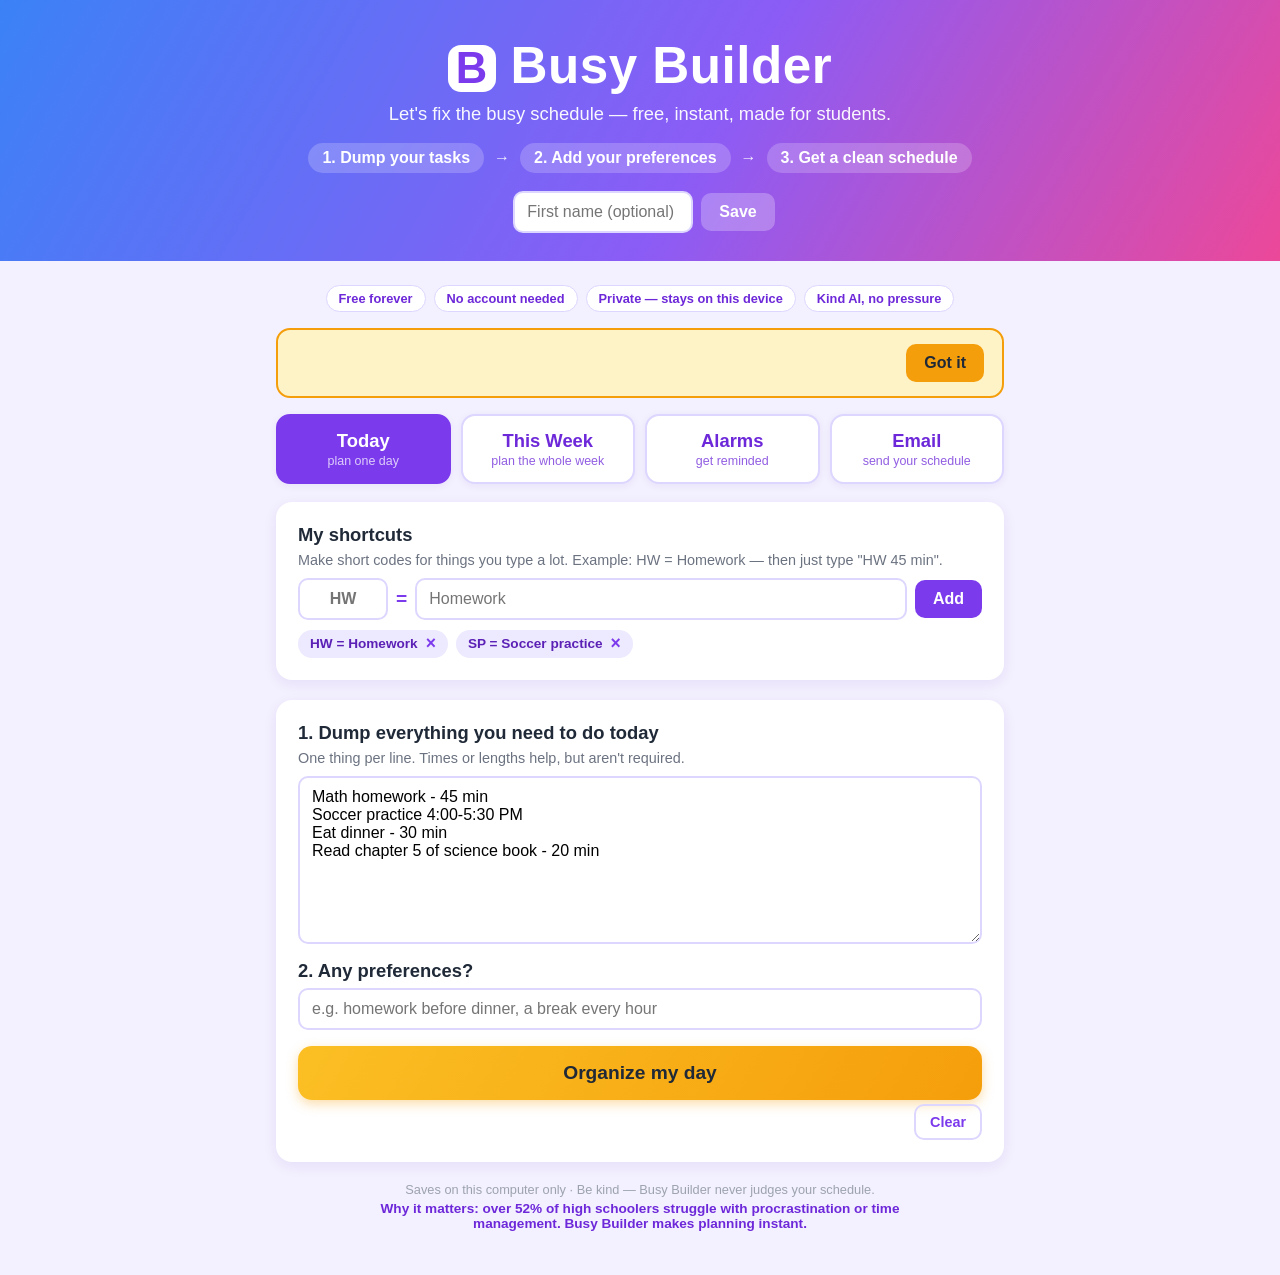
<file: public/index.html>
<!DOCTYPE html>
<html lang="en">
<head>
  <meta charset="UTF-8">
  <meta name="viewport" content="width=device-width, initial-scale=1.0">
  <title>Busy Builder</title>
  <link rel="icon" href="data:image/svg+xml,<svg xmlns='http://www.w3.org/2000/svg' viewBox='0 0 64 64'><rect width='64' height='64' rx='14' fill='%237c3aed'/><text x='32' y='45' font-size='38' font-family='Arial' font-weight='bold' fill='white' text-anchor='middle'>B</text></svg>">
  <link rel="stylesheet" href="styles.css">
</head>
<body>
  <header>
    <h1><span class="logo-badge">B</span> Busy Builder</h1>
    <p class="tagline">Let's fix the busy schedule — free, instant, made for students.</p>
    <div class="steps">
      <span>1. Dump your tasks</span>
      <span class="arrow">→</span>
      <span>2. Add your preferences</span>
      <span class="arrow">→</span>
      <span>3. Get a clean schedule</span>
    </div>
    <div id="who">
      <span id="hello"></span>
      <input id="name" type="text" maxlength="20" placeholder="First name (optional)">
      <button id="save-name">Save</button>
    </div>
  </header>

  <main>
    <div class="chips">
      <span>Free forever</span>
      <span>No account needed</span>
      <span>Private — stays on this device</span>
      <span>Kind AI, no pressure</span>
    </div>

    <div id="al-alert" class="alarm-alert" hidden>
      <span id="al-alert-text"></span>
      <button id="al-dismiss">Got it</button>
    </div>

    <nav class="tabs">
      <button id="tabbtn-today" class="tab">Today<small>plan one day</small></button>
      <button id="tabbtn-week" class="tab">This Week<small>plan the whole week</small></button>
      <button id="tabbtn-alarms" class="tab">Alarms<small>get reminded</small></button>
      <button id="tabbtn-email" class="tab">Email<small>send your schedule</small></button>
    </nav>

    <section class="card shortcuts">
      <h2>My shortcuts</h2>
      <p class="hint">Make short codes for things you type a lot. Example: HW = Homework — then just type "HW 45 min".</p>
      <div class="shortcut-row">
        <input id="sc-abbr" type="text" maxlength="6" placeholder="HW">
        <span class="eq">=</span>
        <input id="sc-mean" type="text" placeholder="Homework">
        <button id="sc-add">Add</button>
      </div>
      <div id="sc-list"></div>
    </section>

    <div id="panel-today">
      <section class="card">
        <h2>1. Dump everything you need to do today</h2>
        <p class="hint">One thing per line. Times or lengths help, but aren't required.</p>
        <textarea id="t-items" rows="8" placeholder="Math homework - 45 min&#10;Soccer practice 4:00-5:30 PM"></textarea>

        <h2>2. Any preferences?</h2>
        <input id="t-prefs" type="text" placeholder="e.g. homework before dinner, a break every hour">

        <button id="t-organize" class="big">Organize my day</button>
        <div class="card-actions">
          <p id="t-status" role="status"></p>
          <button id="t-clear" class="ghost">Clear</button>
        </div>
      </section>

      <section id="t-result" class="card" hidden>
        <h2>Today's schedule</h2>
        <p id="t-message" class="ai-msg"></p>
        <div id="t-schedule"></div>
        <p id="t-question" class="ai-question"></p>
        <div class="followup">
          <input id="t-reply" type="text" placeholder="Answer, or ask for a change...">
          <button id="t-send">Send</button>
        </div>
        <button id="t-copy" class="ghost">Copy schedule</button>
      </section>
    </div>

    <div id="panel-week" hidden>
      <section class="card">
        <h2>1. Dump everything you need to do this week</h2>
        <p class="hint">Put each thing under the day it belongs to. Not sure? Use "Any day".</p>
        <div class="week-grid">
          <div class="day-box"><h4>Mon</h4><textarea id="w-mon" rows="4" placeholder="Soccer practice 4-5:30 PM"></textarea></div>
          <div class="day-box"><h4>Tue</h4><textarea id="w-tue" rows="4"></textarea></div>
          <div class="day-box"><h4>Wed</h4><textarea id="w-wed" rows="4" placeholder="Soccer practice 4-5:30 PM"></textarea></div>
          <div class="day-box"><h4>Thu</h4><textarea id="w-thu" rows="4"></textarea></div>
          <div class="day-box"><h4>Fri</h4><textarea id="w-fri" rows="4"></textarea></div>
          <div class="day-box"><h4>Sat</h4><textarea id="w-sat" rows="4" placeholder="Clean my room - 15 min"></textarea></div>
          <div class="day-box"><h4>Sun</h4><textarea id="w-sun" rows="4"></textarea></div>
          <div class="day-box any"><h4>Any day</h4><textarea id="w-any" rows="4" placeholder="Math homework - 45 min"></textarea></div>
        </div>

        <h2>2. Any preferences?</h2>
        <input id="prefs" type="text" placeholder="e.g. homework before dinner, a break every hour">

        <button id="organize" class="big">Organize my week</button>
        <div class="card-actions">
          <p id="status" role="status"></p>
          <button id="w-clear" class="ghost">Clear</button>
        </div>
      </section>

      <section id="result" class="card" hidden>
        <h2>Your week</h2>
        <p id="ai-message" class="ai-msg"></p>
        <div id="schedule"></div>
        <p id="ai-question" class="ai-question"></p>
        <div class="followup">
          <input id="reply" type="text" placeholder="Answer, or ask for a change...">
          <button id="send-reply">Send</button>
        </div>
        <button id="w-copy" class="ghost">Copy schedule</button>
      </section>
    </div>

    <div id="panel-alarms" hidden>
      <section class="card">
        <h2>Set an alarm</h2>
        <p class="hint">Pick a day and time, add a short note. It pops up and beeps while Busy Builder is open.</p>
        <div class="alarm-form">
          <input type="datetime-local" id="al-time">
          <input id="al-note" type="text" maxlength="60" placeholder="What's it for? (e.g. Leave for soccer)">
          <button id="al-add">Set alarm</button>
        </div>
        <p id="al-status" role="status"></p>
      </section>

      <section class="card">
        <h2>Your alarms</h2>
        <div id="al-list"></div>
        <p class="hint" id="al-empty">No alarms yet.</p>
      </section>
    </div>

    <div id="panel-email" hidden>
      <section class="card">
        <h2>Email your schedule <span class="opt-badge">optional</span></h2>
        <p class="hint">This is optional — Busy Builder works fine without it.</p>
        <p>Type an email, pick which schedule(s) to send, press the button — and the schedule gets emailed straight to that address. Every event arrives on its own line with its start time, end time, and name.</p>
        <input id="em-addr" type="email" placeholder="you@example.com">
        <p class="hint" style="margin-top:12px">Which schedule(s) do you want to send?</p>
        <label class="check"><input id="em-today" type="checkbox" checked> Today's schedule</label>
        <label class="check"><input id="em-week" type="checkbox" checked> This Week's schedule</label>
        <button id="em-go" class="big">Send my schedule</button>
        <p id="em-status" role="status"></p>
      </section>
    </div>

    <footer class="foot">
      <p class="safety">Saves on this computer only · Be kind — Busy Builder never judges your schedule.</p>
      <p class="why">Why it matters: over 52% of high schoolers struggle with procrastination or time management. Busy Builder makes planning instant.</p>
    </footer>
  </main>

  <script src="storage.js"></script>
  <script src="app.js"></script>
</body>
</html>
</file>
<file: public/styles.css>
* {
  box-sizing: border-box;
}

body {
  margin: 0;
  font-family: "Segoe UI", Arial, sans-serif;
  background: #f3f0ff;
  color: #1f2937;
}

header {
  background: linear-gradient(120deg, #3b82f6, #8b5cf6 55%, #ec4899);
  color: #fff;
  padding: 36px 16px 28px;
  text-align: center;
}

header h1 {
  margin: 0 0 8px;
  font-size: 3.2rem;
  font-weight: 800;
  letter-spacing: 0.5px;
}

.tagline {
  margin: 0 0 18px;
  font-size: 1.15rem;
  opacity: 0.95;
}

.steps {
  display: flex;
  gap: 10px;
  justify-content: center;
  align-items: center;
  flex-wrap: wrap;
  margin-bottom: 18px;
  font-weight: 600;
}

.steps span:not(.arrow) {
  background: rgba(255, 255, 255, 0.2);
  border-radius: 999px;
  padding: 6px 14px;
}

.arrow {
  font-weight: 800;
  opacity: 0.9;
}

#who {
  display: flex;
  gap: 8px;
  justify-content: center;
  align-items: center;
}

#who input {
  width: 180px;
}

#who button {
  background: rgba(255, 255, 255, 0.25);
}

#who button:hover:not(:disabled) {
  background: rgba(255, 255, 255, 0.4);
}

#hello {
  font-weight: 700;
}

main {
  max-width: 760px;
  margin: 24px auto;
  padding: 0 16px;
}

.card {
  background: #fff;
  border-radius: 16px;
  padding: 22px;
  margin-bottom: 20px;
  box-shadow: 0 4px 14px rgba(76, 29, 149, 0.08);
}

h2 {
  font-size: 1.15rem;
  margin: 12px 0 6px;
}

h2:first-child {
  margin-top: 0;
}

.hint {
  margin: 0 0 10px;
  font-size: 0.9rem;
  color: #6b7280;
}

textarea,
input[type="text"] {
  width: 100%;
  padding: 10px 12px;
  border: 2px solid #ddd6fe;
  border-radius: 10px;
  font-size: 1rem;
  font-family: inherit;
}

textarea:focus,
input[type="text"]:focus {
  outline: none;
  border-color: #8b5cf6;
}

textarea {
  resize: vertical;
}

button {
  background: #7c3aed;
  color: #fff;
  border: none;
  border-radius: 10px;
  padding: 10px 18px;
  font-size: 1rem;
  font-weight: 600;
  cursor: pointer;
}

button:hover:not(:disabled) {
  background: #6d28d9;
}

button:disabled {
  background: #c4b5fd;
  cursor: not-allowed;
}

button.big {
  display: block;
  width: 100%;
  margin-top: 16px;
  padding: 16px;
  font-size: 1.2rem;
  font-weight: 700;
  background: linear-gradient(120deg, #fbbf24, #f59e0b);
  color: #1f2937;
  border-radius: 14px;
  box-shadow: 0 4px 12px rgba(245, 158, 11, 0.35);
}

button.big:hover:not(:disabled) {
  background: linear-gradient(120deg, #f59e0b, #d97706);
  color: #fff;
}

button.big:disabled {
  background: #fde68a;
  color: #92400e;
}

.tabs {
  display: flex;
  gap: 10px;
  margin-bottom: 18px;
}

.tab {
  flex: 1;
  background: #fff;
  color: #6d28d9;
  font-size: 1.15rem;
  font-weight: 700;
  padding: 14px;
  border-radius: 14px;
  border: 2px solid #ddd6fe;
  box-shadow: 0 2px 8px rgba(76, 29, 149, 0.06);
}

.tab small {
  display: block;
  font-size: 0.78rem;
  font-weight: 500;
  opacity: 0.75;
  margin-top: 2px;
}

.tab:hover:not(.active) {
  background: #ede9fe;
  border-color: #c4b5fd;
}

.tab.active {
  background: #7c3aed;
  color: #fff;
  border-color: #7c3aed;
}

#status {
  min-height: 1.4em;
  margin: 10px 0 0;
  font-weight: 600;
  color: #7c3aed;
}

.ai-msg {
  font-size: 1.05rem;
}

table {
  width: 100%;
  border-collapse: collapse;
  margin: 8px 0;
}

th,
td {
  text-align: left;
  padding: 8px;
  border-bottom: 1px solid #e9e5f5;
}

th {
  color: #7c3aed;
  font-size: 0.8rem;
  text-transform: uppercase;
}

.ai-question {
  background: #fef3c7;
  border-radius: 10px;
  padding: 10px 12px;
}

.ai-question:empty {
  display: none;
}

.followup {
  display: flex;
  gap: 8px;
  margin-top: 10px;
}

.followup input {
  flex: 1;
}

.week-grid {
  display: grid;
  grid-template-columns: repeat(auto-fit, minmax(140px, 1fr));
  gap: 10px;
}

.day-box h4 {
  margin: 0 0 4px;
  text-align: center;
  color: #7c3aed;
}

.day-box.any h4 {
  color: #6b7280;
}

.day-box textarea {
  font-size: 0.85rem;
  min-height: 90px;
}

.day-section h3 {
  margin: 16px 0 4px;
  color: #7c3aed;
  font-size: 1.05rem;
}

.logo-badge {
  display: inline-flex;
  align-items: center;
  justify-content: center;
  width: 1.1em;
  height: 1.1em;
  background: #fff;
  color: #7c3aed;
  border-radius: 0.3em;
  font-size: 0.85em;
  vertical-align: baseline;
}

.chips {
  display: flex;
  gap: 8px;
  justify-content: center;
  flex-wrap: wrap;
  margin-bottom: 16px;
}

.chips span {
  background: #fff;
  color: #6d28d9;
  font-size: 0.8rem;
  font-weight: 600;
  border: 1px solid #ddd6fe;
  border-radius: 999px;
  padding: 5px 12px;
}

.ghost {
  background: transparent;
  color: #7c3aed;
  border: 2px solid #ddd6fe;
  font-size: 0.9rem;
  padding: 8px 14px;
}

.ghost:hover:not(:disabled) {
  background: #ede9fe;
  color: #6d28d9;
}

.card-actions {
  display: flex;
  justify-content: space-between;
  align-items: center;
  margin-top: 4px;
}

#status.thinking::after,
#t-status.thinking::after {
  content: '';
  animation: thinking-dots 1.2s steps(4) infinite;
}

@keyframes thinking-dots {
  0% { content: ''; }
  25% { content: '.'; }
  50% { content: '..'; }
  75% { content: '...'; }
}

.shortcut-row {
  display: flex;
  gap: 8px;
  align-items: center;
}

#sc-abbr {
  width: 90px;
  text-transform: uppercase;
  text-align: center;
  font-weight: 700;
}

.eq {
  font-weight: 800;
  color: #7c3aed;
  font-size: 1.2rem;
}

#sc-list {
  display: flex;
  gap: 8px;
  flex-wrap: wrap;
  margin-top: 10px;
}

.sc-chip {
  background: #ede9fe;
  color: #5b21b6;
  border-radius: 999px;
  padding: 5px 12px;
  font-size: 0.85rem;
  font-weight: 600;
  display: inline-flex;
  align-items: center;
  gap: 8px;
}

.sc-x {
  background: none;
  border: none;
  color: #7c3aed;
  font-size: 1.1rem;
  font-weight: 700;
  padding: 0;
  line-height: 1;
  cursor: pointer;
}

.sc-x:hover:not(:disabled) {
  background: none;
  color: #dc2626;
}

.opt-badge {
  display: inline-block;
  background: #fef3c7;
  color: #92400e;
  font-size: 0.7rem;
  font-weight: 700;
  text-transform: uppercase;
  border-radius: 999px;
  padding: 3px 10px;
  vertical-align: middle;
  margin-left: 6px;
}

#em-status {
  min-height: 1.4em;
  margin: 8px 0 0;
  font-weight: 600;
  color: #7c3aed;
}

.alarm-form {
  display: flex;
  gap: 8px;
  flex-wrap: wrap;
}

.alarm-form input[type="datetime-local"] {
  padding: 10px 12px;
  border: 2px solid #ddd6fe;
  border-radius: 10px;
  font-size: 1rem;
  font-family: inherit;
}

.alarm-form #al-note {
  flex: 1;
  min-width: 200px;
}

.alarm-row {
  display: flex;
  justify-content: space-between;
  align-items: center;
  padding: 10px 4px;
  border-bottom: 1px solid #e9e5f5;
  font-size: 0.95rem;
}

.alarm-row.done {
  opacity: 0.45;
  text-decoration: line-through;
}

.alarm-alert {
  display: flex;
  justify-content: space-between;
  align-items: center;
  background: #fef3c7;
  border: 2px solid #f59e0b;
  border-radius: 14px;
  padding: 14px 18px;
  margin-bottom: 16px;
  font-size: 1.1rem;
  font-weight: 700;
  color: #92400e;
}

.alarm-alert button {
  background: #f59e0b;
  color: #1f2937;
}

.alarm-alert button:hover:not(:disabled) {
  background: #d97706;
  color: #fff;
}

.day-section {
  border-left: 4px solid #c4b5fd;
  padding-left: 14px;
  margin-bottom: 8px;
}

tbody tr:hover {
  background: #f5f3ff;
}

.foot {
  text-align: center;
  padding-bottom: 20px;
}

.safety {
  text-align: center;
  font-size: 0.8rem;
  color: #9ca3af;
  margin-bottom: 4px;
}

.why {
  font-size: 0.85rem;
  color: #6d28d9;
  font-weight: 600;
  max-width: 520px;
  margin: 0 auto;
}
</file>
